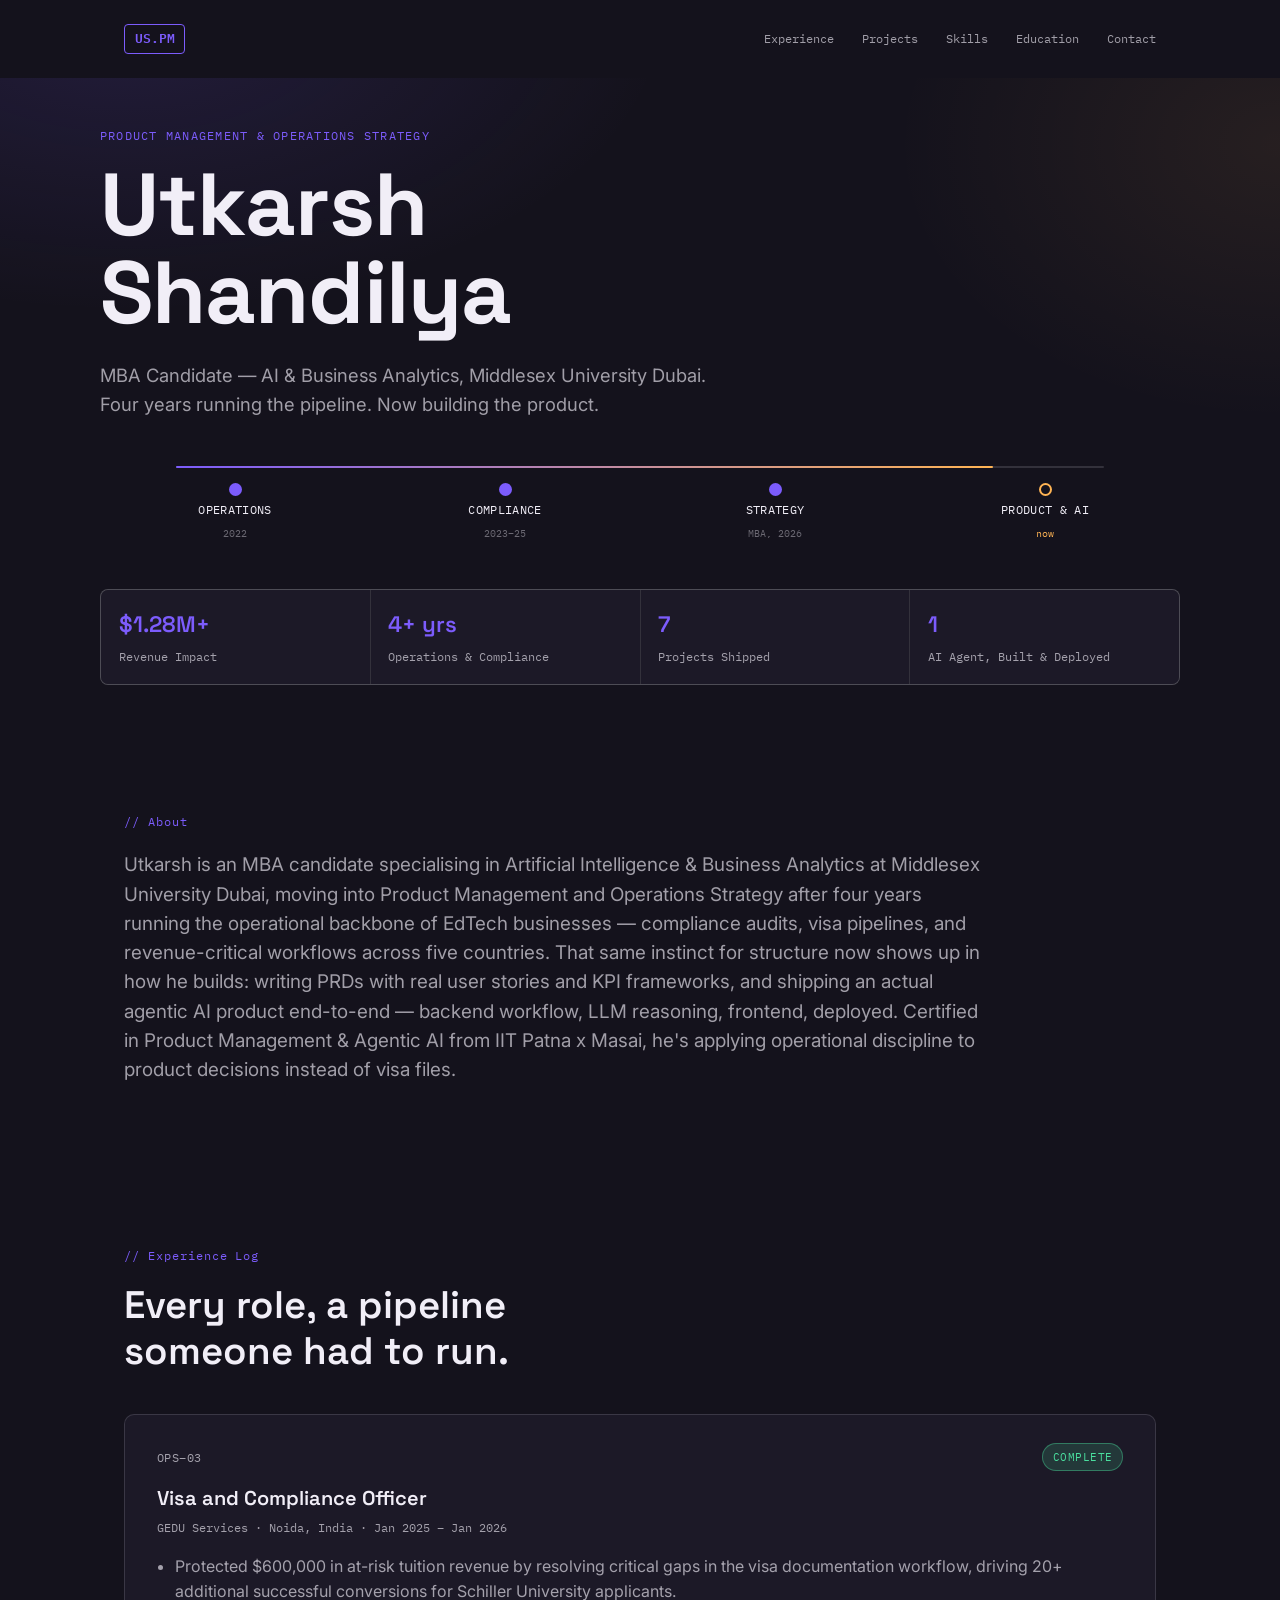
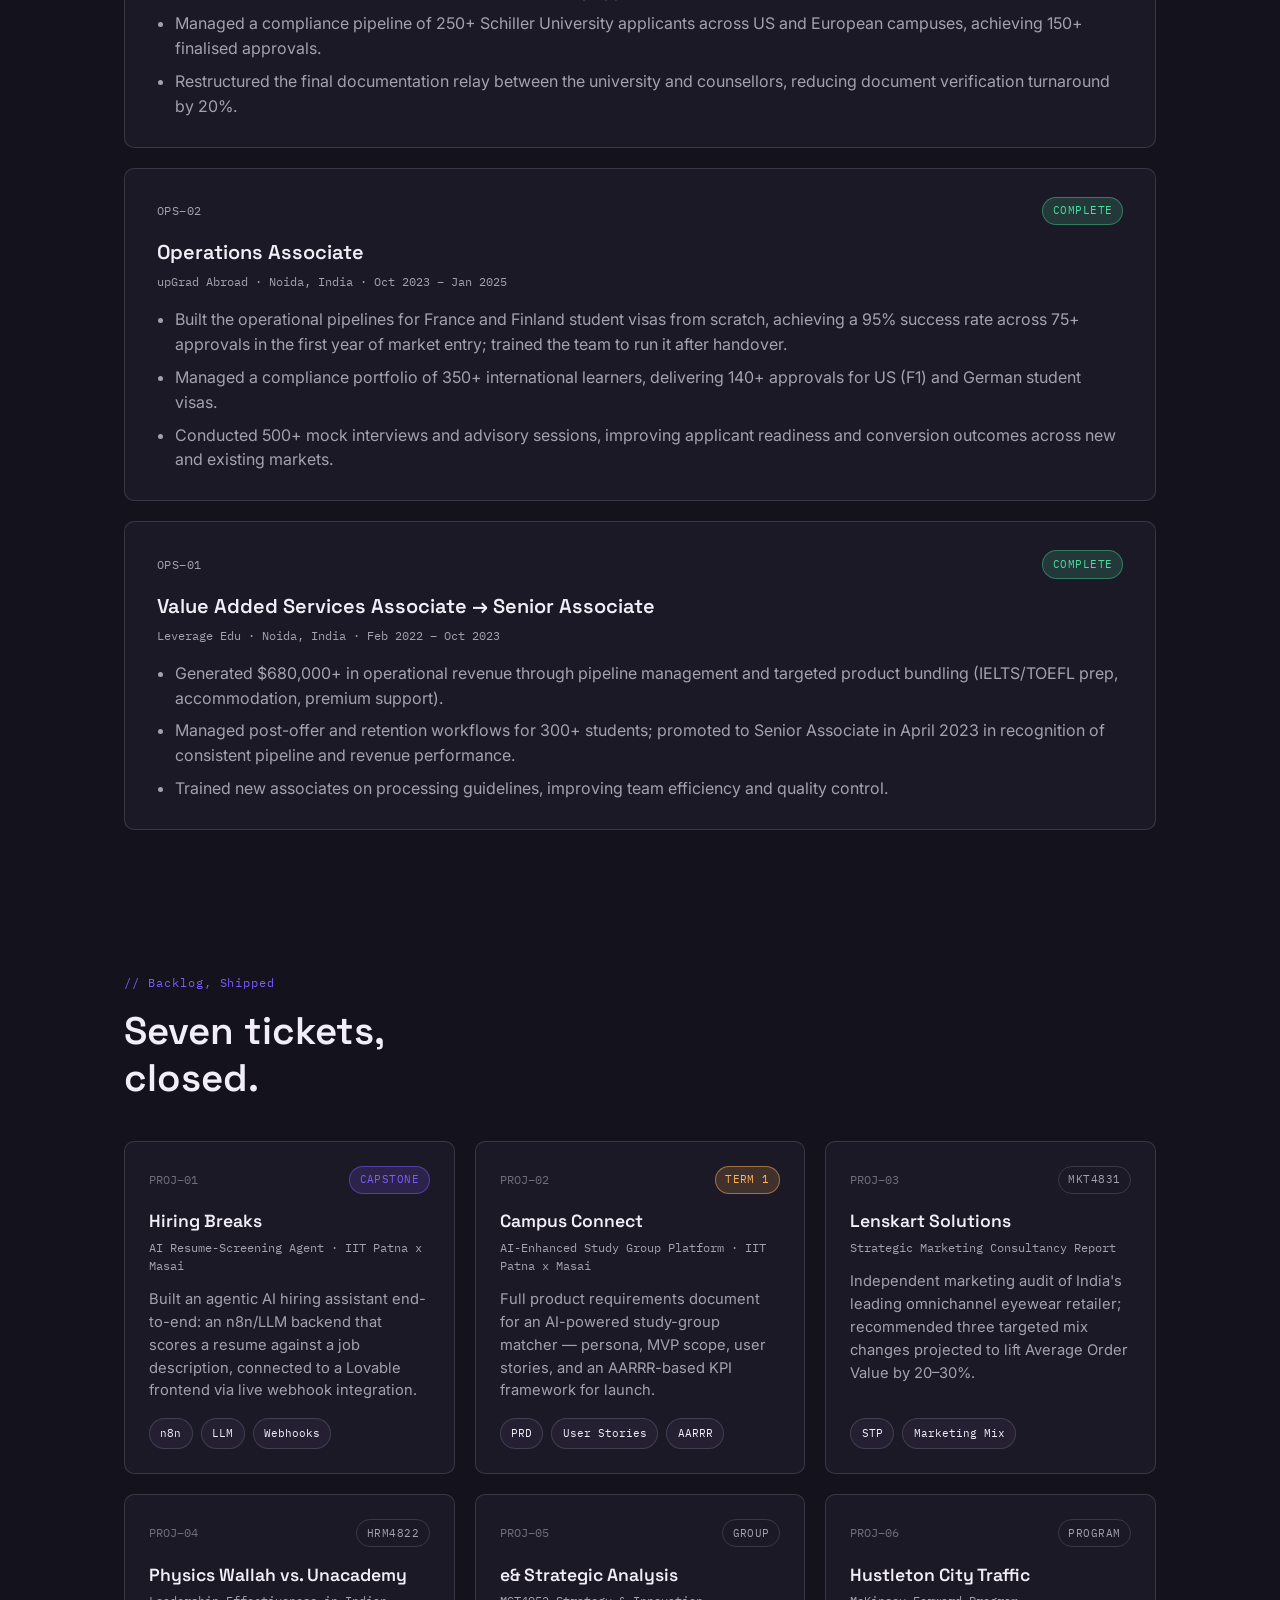
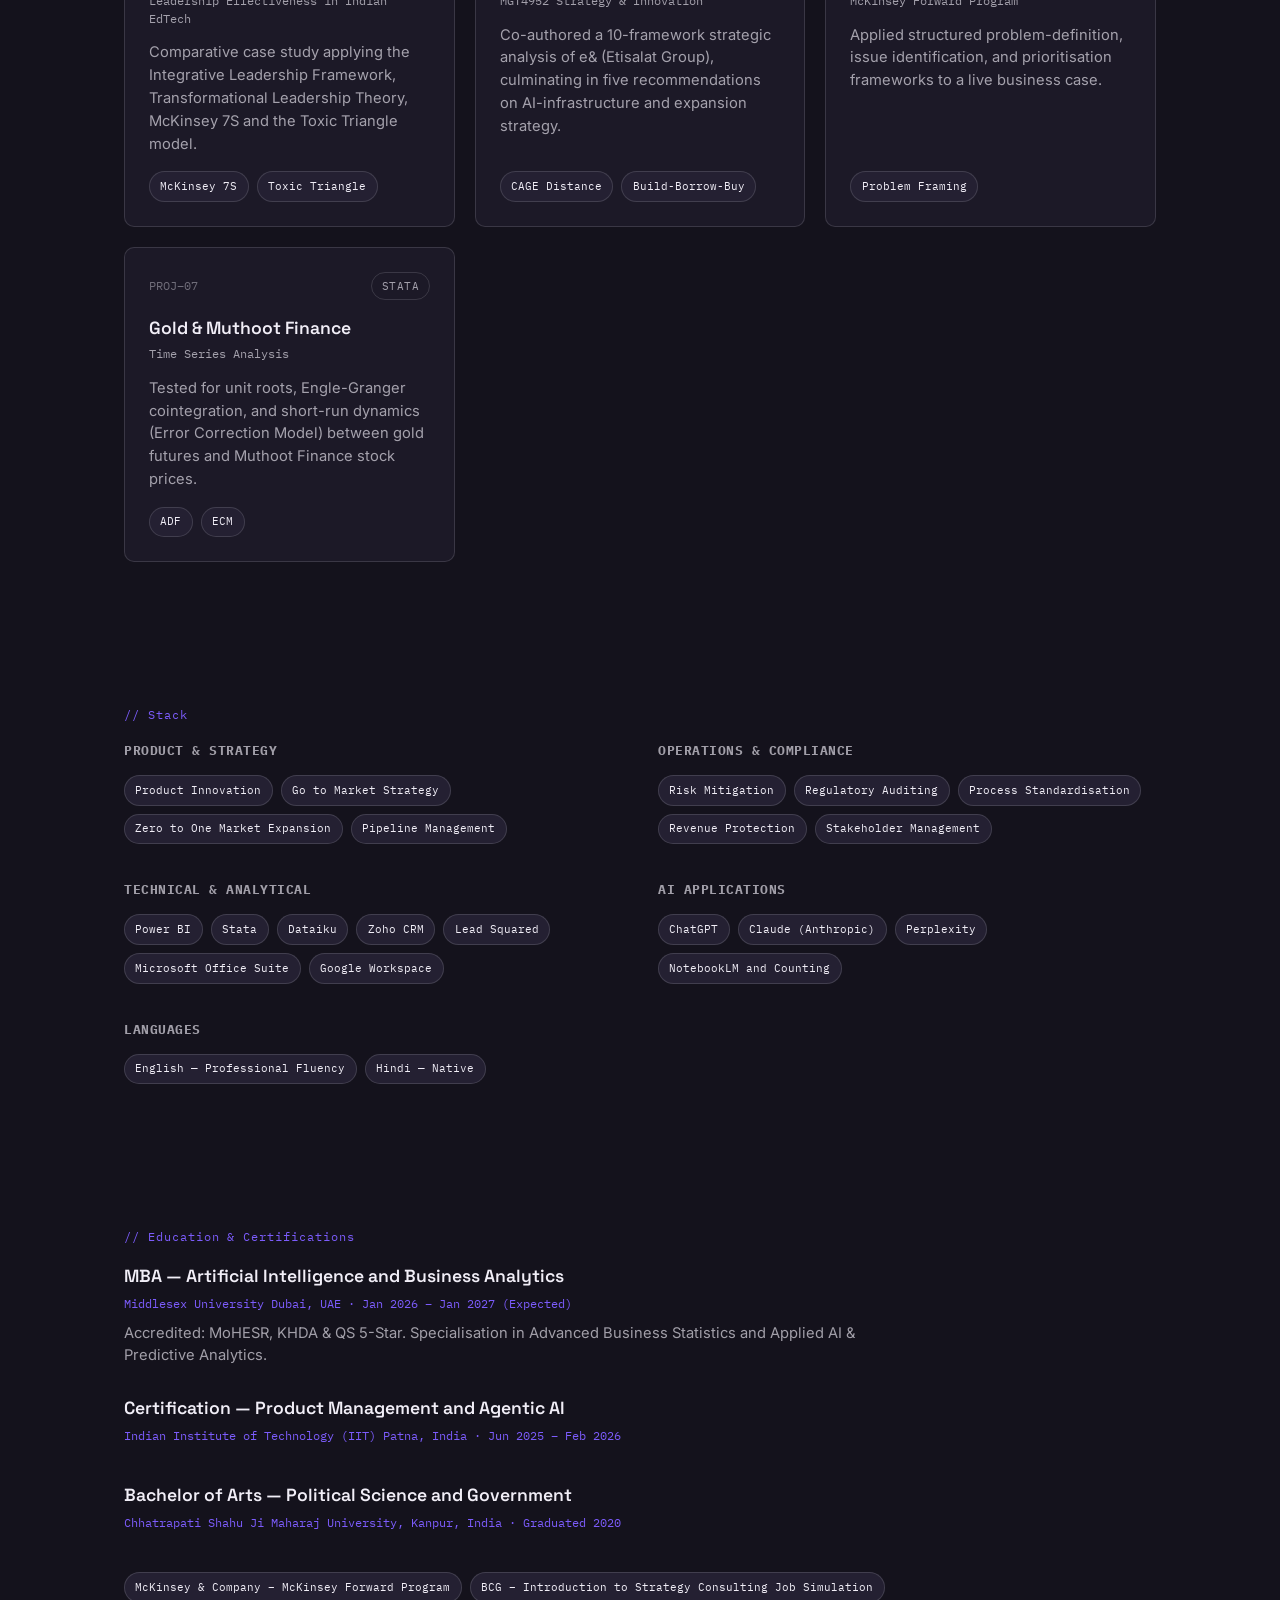
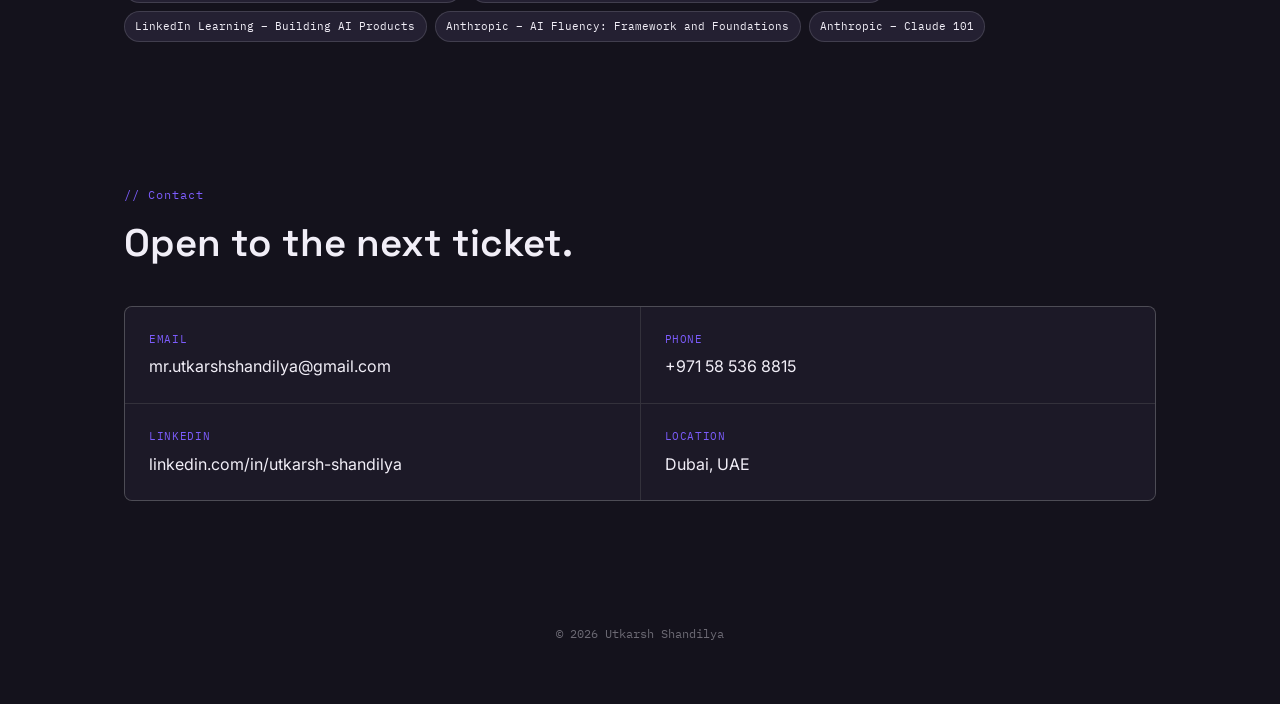
<file: index.html>
<!DOCTYPE html>
<html lang="en">
<head>
<meta charset="UTF-8">
<meta name="viewport" content="width=device-width, initial-scale=1.0">
<title>Utkarsh Shandilya | Product Management &amp; Operations Strategy</title>
<meta name="description" content="Utkarsh Shandilya — MBA Candidate, AI &amp; Business Analytics. Product Management &amp; Operations Strategy.">
<link rel="preconnect" href="https://fonts.googleapis.com">
<link rel="preconnect" href="https://fonts.gstatic.com" crossorigin>
<link href="https://fonts.googleapis.com/css2?family=Space+Grotesk:wght@500;600;700&family=Inter:wght@400;500;600;700&family=IBM+Plex+Mono:wght@400;500;600&display=swap" rel="stylesheet">
<link rel="stylesheet" href="styles.css">
</head>
<body>

<nav class="nav">
  <a href="#top" class="nav-mark">US.PM</a>
  <div class="nav-links">
    <a href="#experience">Experience</a>
    <a href="#projects">Projects</a>
    <a href="#skills">Skills</a>
    <a href="#education">Education</a>
    <a href="#contact">Contact</a>
  </div>
</nav>

<header class="hero" id="top">
  <div class="hero-inner">
    <p class="eyebrow">Product Management &amp; Operations Strategy</p>
    <h1 class="hero-name">Utkarsh<br>Shandilya</h1>
    <p class="hero-tagline">MBA Candidate — AI &amp; Business Analytics, Middlesex University Dubai.<br>Four years running the pipeline. Now building the product.</p>

    <!-- Signature element: career pipeline tracker -->
    <div class="pipeline" role="img" aria-label="Career pipeline: Operations, then Compliance, then Strategy, then Product and AI, currently active">
      <div class="pipeline-track">
        <div class="pipeline-fill"></div>
      </div>
      <div class="pipeline-stages">
        <div class="stage is-done">
          <span class="stage-node"></span>
          <span class="stage-label">Operations</span>
          <span class="stage-sub">2022</span>
        </div>
        <div class="stage is-done">
          <span class="stage-node"></span>
          <span class="stage-label">Compliance</span>
          <span class="stage-sub">2023&ndash;25</span>
        </div>
        <div class="stage is-done">
          <span class="stage-node"></span>
          <span class="stage-label">Strategy</span>
          <span class="stage-sub">MBA, 2026</span>
        </div>
        <div class="stage is-active">
          <span class="stage-node"></span>
          <span class="stage-label">Product &amp; AI</span>
          <span class="stage-sub">now</span>
        </div>
      </div>
    </div>

    <div class="stat-row">
      <div class="stat-pill">
        <span class="stat-value">$1.28M+</span>
        <span class="stat-label">Revenue Impact</span>
      </div>
      <div class="stat-pill">
        <span class="stat-value">4+ yrs</span>
        <span class="stat-label">Operations &amp; Compliance</span>
      </div>
      <div class="stat-pill">
        <span class="stat-value">7</span>
        <span class="stat-label">Projects Shipped</span>
      </div>
      <div class="stat-pill">
        <span class="stat-value">1</span>
        <span class="stat-label">AI Agent, Built &amp; Deployed</span>
      </div>
    </div>
  </div>
</header>

<main>

  <section class="about" id="about">
    <div class="section-inner">
      <p class="section-eyebrow">// About</p>
      <p class="about-text">
        Utkarsh is an MBA candidate specialising in Artificial Intelligence &amp; Business Analytics at Middlesex University Dubai, moving into Product Management and Operations Strategy after four years running the operational backbone of EdTech businesses &mdash; compliance audits, visa pipelines, and revenue-critical workflows across five countries. That same instinct for structure now shows up in how he builds: writing PRDs with real user stories and KPI frameworks, and shipping an actual agentic AI product end-to-end &mdash; backend workflow, LLM reasoning, frontend, deployed. Certified in Product Management &amp; Agentic AI from IIT Patna x Masai, he's applying operational discipline to product decisions instead of visa files.
      </p>
    </div>
  </section>

  <section class="experience" id="experience">
    <div class="section-inner">
      <p class="section-eyebrow">// Experience Log</p>
      <h2 class="section-title">Every role, a pipeline<br>someone had to run.</h2>

      <div class="ticket-list">
        <article class="ticket">
          <div class="ticket-head">
            <span class="ticket-id">OPS&ndash;03</span>
            <span class="ticket-status status-done">Complete</span>
          </div>
          <h3 class="ticket-title">Visa and Compliance Officer</h3>
          <p class="ticket-meta">GEDU Services &middot; Noida, India &middot; Jan 2025 &ndash; Jan 2026</p>
          <ul class="ticket-body">
            <li>Protected $600,000 in at-risk tuition revenue by resolving critical gaps in the visa documentation workflow, driving 20+ additional successful conversions for Schiller University applicants.</li>
            <li>Managed a compliance pipeline of 250+ Schiller University applicants across US and European campuses, achieving 150+ finalised approvals.</li>
            <li>Restructured the final documentation relay between the university and counsellors, reducing document verification turnaround by 20%.</li>
          </ul>
        </article>

        <article class="ticket">
          <div class="ticket-head">
            <span class="ticket-id">OPS&ndash;02</span>
            <span class="ticket-status status-done">Complete</span>
          </div>
          <h3 class="ticket-title">Operations Associate</h3>
          <p class="ticket-meta">upGrad Abroad &middot; Noida, India &middot; Oct 2023 &ndash; Jan 2025</p>
          <ul class="ticket-body">
            <li>Built the operational pipelines for France and Finland student visas from scratch, achieving a 95% success rate across 75+ approvals in the first year of market entry; trained the team to run it after handover.</li>
            <li>Managed a compliance portfolio of 350+ international learners, delivering 140+ approvals for US (F1) and German student visas.</li>
            <li>Conducted 500+ mock interviews and advisory sessions, improving applicant readiness and conversion outcomes across new and existing markets.</li>
          </ul>
        </article>

        <article class="ticket">
          <div class="ticket-head">
            <span class="ticket-id">OPS&ndash;01</span>
            <span class="ticket-status status-done">Complete</span>
          </div>
          <h3 class="ticket-title">Value Added Services Associate &rarr; Senior Associate</h3>
          <p class="ticket-meta">Leverage Edu &middot; Noida, India &middot; Feb 2022 &ndash; Oct 2023</p>
          <ul class="ticket-body">
            <li>Generated $680,000+ in operational revenue through pipeline management and targeted product bundling (IELTS/TOEFL prep, accommodation, premium support).</li>
            <li>Managed post-offer and retention workflows for 300+ students; promoted to Senior Associate in April 2023 in recognition of consistent pipeline and revenue performance.</li>
            <li>Trained new associates on processing guidelines, improving team efficiency and quality control.</li>
          </ul>
        </article>
      </div>
    </div>
  </section>

  <section class="projects" id="projects">
    <div class="section-inner">
      <p class="section-eyebrow">// Backlog, Shipped</p>
      <h2 class="section-title">Seven tickets,<br>closed.</h2>

      <div class="project-grid">

        <article class="proj-card">
          <div class="proj-head">
            <span class="proj-id">PROJ&ndash;01</span>
            <span class="proj-status status-capstone">Capstone</span>
          </div>
          <h3>Hiring Breaks</h3>
          <p class="proj-sub">AI Resume-Screening Agent &middot; IIT Patna x Masai</p>
          <p class="proj-desc">Built an agentic AI hiring assistant end-to-end: an n8n/LLM backend that scores a resume against a job description, connected to a Lovable frontend via live webhook integration.</p>
          <div class="tag-row">
            <span class="tag">n8n</span>
            <span class="tag">LLM</span>
            <span class="tag">Webhooks</span>
          </div>
        </article>

        <article class="proj-card">
          <div class="proj-head">
            <span class="proj-id">PROJ&ndash;02</span>
            <span class="proj-status status-term">Term 1</span>
          </div>
          <h3>Campus Connect</h3>
          <p class="proj-sub">AI-Enhanced Study Group Platform &middot; IIT Patna x Masai</p>
          <p class="proj-desc">Full product requirements document for an AI-powered study-group matcher &mdash; persona, MVP scope, user stories, and an AARRR-based KPI framework for launch.</p>
          <div class="tag-row">
            <span class="tag">PRD</span>
            <span class="tag">User Stories</span>
            <span class="tag">AARRR</span>
          </div>
        </article>

        <article class="proj-card">
          <div class="proj-head">
            <span class="proj-id">PROJ&ndash;03</span>
            <span class="proj-status status-module">MKT4831</span>
          </div>
          <h3>Lenskart Solutions</h3>
          <p class="proj-sub">Strategic Marketing Consultancy Report</p>
          <p class="proj-desc">Independent marketing audit of India's leading omnichannel eyewear retailer; recommended three targeted mix changes projected to lift Average Order Value by 20&ndash;30%.</p>
          <div class="tag-row">
            <span class="tag">STP</span>
            <span class="tag">Marketing Mix</span>
          </div>
        </article>

        <article class="proj-card">
          <div class="proj-head">
            <span class="proj-id">PROJ&ndash;04</span>
            <span class="proj-status status-module">HRM4822</span>
          </div>
          <h3>Physics Wallah vs. Unacademy</h3>
          <p class="proj-sub">Leadership Effectiveness in Indian EdTech</p>
          <p class="proj-desc">Comparative case study applying the Integrative Leadership Framework, Transformational Leadership Theory, McKinsey 7S and the Toxic Triangle model.</p>
          <div class="tag-row">
            <span class="tag">McKinsey 7S</span>
            <span class="tag">Toxic Triangle</span>
          </div>
        </article>

        <article class="proj-card">
          <div class="proj-head">
            <span class="proj-id">PROJ&ndash;05</span>
            <span class="proj-status status-group">Group</span>
          </div>
          <h3>e&amp; Strategic Analysis</h3>
          <p class="proj-sub">MGT4952 Strategy &amp; Innovation</p>
          <p class="proj-desc">Co-authored a 10-framework strategic analysis of e& (Etisalat Group), culminating in five recommendations on AI-infrastructure and expansion strategy.</p>
          <div class="tag-row">
            <span class="tag">CAGE Distance</span>
            <span class="tag">Build-Borrow-Buy</span>
          </div>
        </article>

        <article class="proj-card">
          <div class="proj-head">
            <span class="proj-id">PROJ&ndash;06</span>
            <span class="proj-status status-program">Program</span>
          </div>
          <h3>Hustleton City Traffic</h3>
          <p class="proj-sub">McKinsey Forward Program</p>
          <p class="proj-desc">Applied structured problem-definition, issue identification, and prioritisation frameworks to a live business case.</p>
          <div class="tag-row">
            <span class="tag">Problem Framing</span>
          </div>
        </article>

        <article class="proj-card">
          <div class="proj-head">
            <span class="proj-id">PROJ&ndash;07</span>
            <span class="proj-status status-stata">Stata</span>
          </div>
          <h3>Gold &amp; Muthoot Finance</h3>
          <p class="proj-sub">Time Series Analysis</p>
          <p class="proj-desc">Tested for unit roots, Engle-Granger cointegration, and short-run dynamics (Error Correction Model) between gold futures and Muthoot Finance stock prices.</p>
          <div class="tag-row">
            <span class="tag">ADF</span>
            <span class="tag">ECM</span>
          </div>
        </article>

      </div>
    </div>
  </section>

  <section class="skills" id="skills">
    <div class="section-inner">
      <p class="section-eyebrow">// Stack</p>
      <div class="skills-grid">
        <div class="skill-group">
          <h3>Product &amp; Strategy</h3>
          <div class="tag-row">
            <span class="tag">Product Innovation</span>
            <span class="tag">Go to Market Strategy</span>
            <span class="tag">Zero to One Market Expansion</span>
            <span class="tag">Pipeline Management</span>
          </div>
        </div>
        <div class="skill-group">
          <h3>Operations &amp; Compliance</h3>
          <div class="tag-row">
            <span class="tag">Risk Mitigation</span>
            <span class="tag">Regulatory Auditing</span>
            <span class="tag">Process Standardisation</span>
            <span class="tag">Revenue Protection</span>
            <span class="tag">Stakeholder Management</span>
          </div>
        </div>
        <div class="skill-group">
          <h3>Technical &amp; Analytical</h3>
          <div class="tag-row">
            <span class="tag">Power BI</span>
            <span class="tag">Stata</span>
            <span class="tag">Dataiku</span>
            <span class="tag">Zoho CRM</span>
            <span class="tag">Lead Squared</span>
            <span class="tag">Microsoft Office Suite</span>
            <span class="tag">Google Workspace</span>
          </div>
        </div>
        <div class="skill-group">
          <h3>AI Applications</h3>
          <div class="tag-row">
            <span class="tag">ChatGPT</span>
            <span class="tag">Claude (Anthropic)</span>
            <span class="tag">Perplexity</span>
            <span class="tag">NotebookLM and Counting</span>
          </div>
        </div>
        <div class="skill-group">
          <h3>Languages</h3>
          <div class="tag-row">
            <span class="tag">English &mdash; Professional Fluency</span>
            <span class="tag">Hindi &mdash; Native</span>
          </div>
        </div>
      </div>
    </div>
  </section>

  <section class="education" id="education">
    <div class="section-inner">
      <p class="section-eyebrow">// Education &amp; Certifications</p>
      <div class="edu-grid">
        <div class="edu-item">
          <h3>MBA &mdash; Artificial Intelligence and Business Analytics</h3>
          <p class="edu-meta">Middlesex University Dubai, UAE &middot; Jan 2026 &ndash; Jan 2027 (Expected)</p>
          <p class="edu-detail">Accredited: MoHESR, KHDA &amp; QS 5-Star. Specialisation in Advanced Business Statistics and Applied AI &amp; Predictive Analytics.</p>
        </div>
        <div class="edu-item">
          <h3>Certification &mdash; Product Management and Agentic AI</h3>
          <p class="edu-meta">Indian Institute of Technology (IIT) Patna, India &middot; Jun 2025 &ndash; Feb 2026</p>
        </div>
        <div class="edu-item">
          <h3>Bachelor of Arts &mdash; Political Science and Government</h3>
          <p class="edu-meta">Chhatrapati Shahu Ji Maharaj University, Kanpur, India &middot; Graduated 2020</p>
        </div>
      </div>
      <div class="tag-row cert-row">
        <span class="tag">McKinsey &amp; Company &ndash; McKinsey Forward Program</span>
        <span class="tag">BCG &ndash; Introduction to Strategy Consulting Job Simulation</span>
        <span class="tag">LinkedIn Learning &ndash; Building AI Products</span>
        <span class="tag">Anthropic &ndash; AI Fluency: Framework and Foundations</span>
        <span class="tag">Anthropic &ndash; Claude 101</span>
      </div>
    </div>
  </section>

  <section class="contact" id="contact">
    <div class="section-inner">
      <p class="section-eyebrow">// Contact</p>
      <h2 class="section-title">Open to the next ticket.</h2>
      <div class="contact-grid">
        <a class="contact-link" href="mailto:mr.utkarshshandilya@gmail.com">
          <span class="contact-label">Email</span>
          <span class="contact-value">mr.utkarshshandilya@gmail.com</span>
        </a>
        <a class="contact-link" href="tel:+971585368815">
          <span class="contact-label">Phone</span>
          <span class="contact-value">+971 58 536 8815</span>
        </a>
        <a class="contact-link" href="https://linkedin.com/in/utkarsh-shandilya" target="_blank" rel="noopener">
          <span class="contact-label">LinkedIn</span>
          <span class="contact-value">linkedin.com/in/utkarsh-shandilya</span>
        </a>
        <div class="contact-link contact-static">
          <span class="contact-label">Location</span>
          <span class="contact-value">Dubai, UAE</span>
        </div>
      </div>
    </div>
  </section>

</main>

<footer class="footer">
  <p>&copy; <span id="year"></span> Utkarsh Shandilya</p>
</footer>

<script src="script.js"></script>
</body>
</html>
</file>
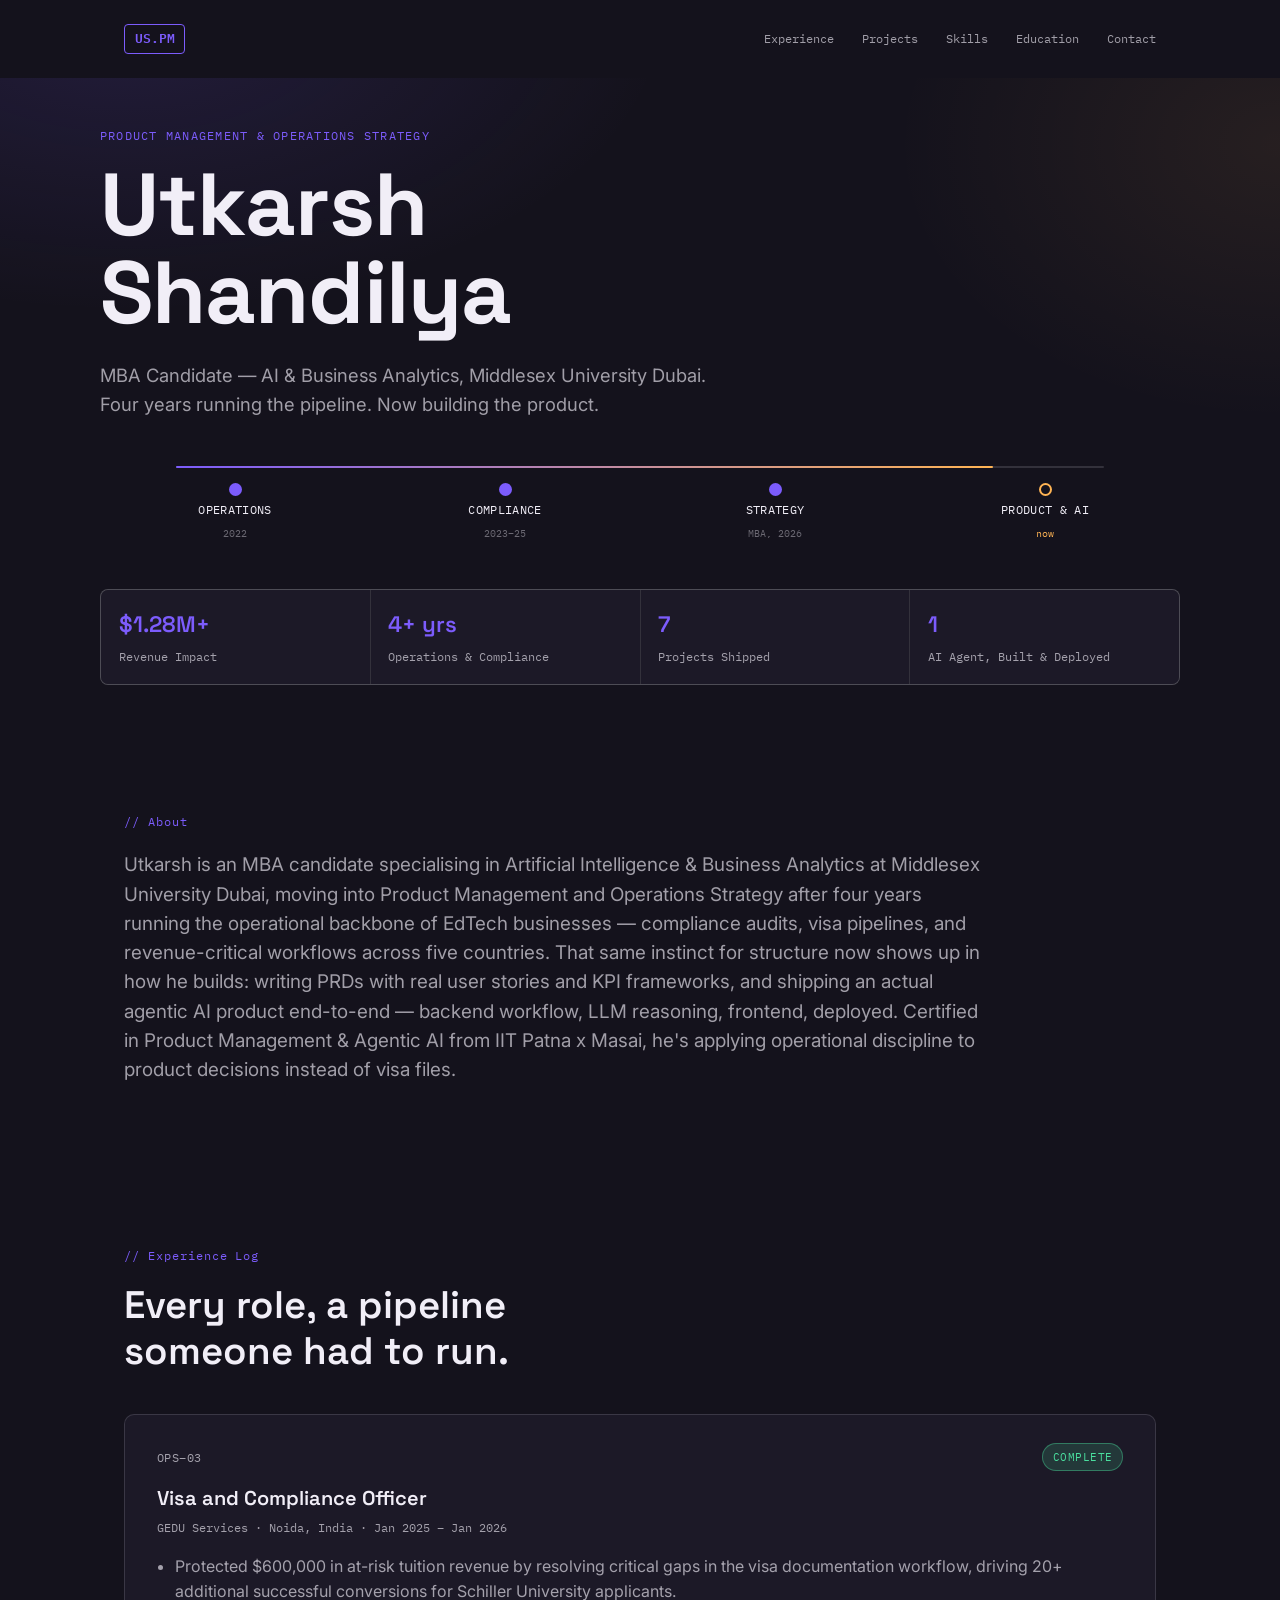
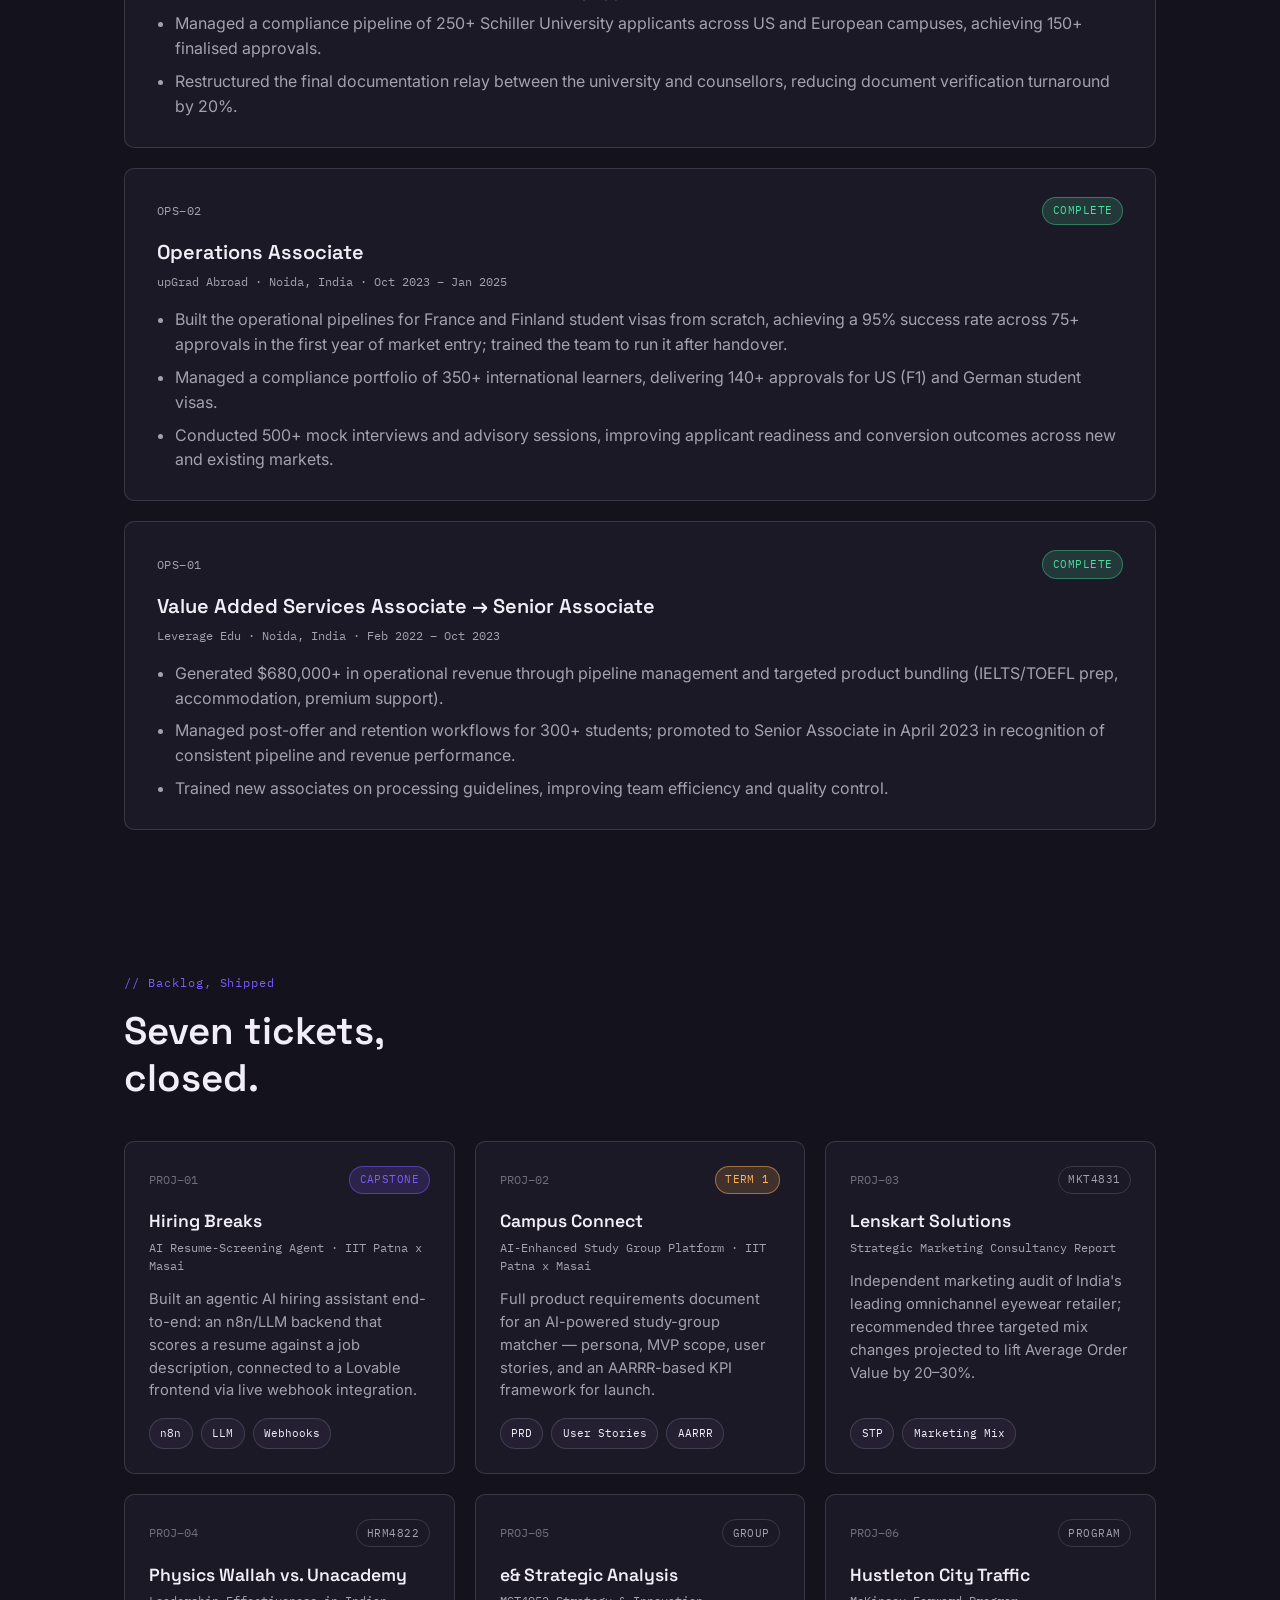
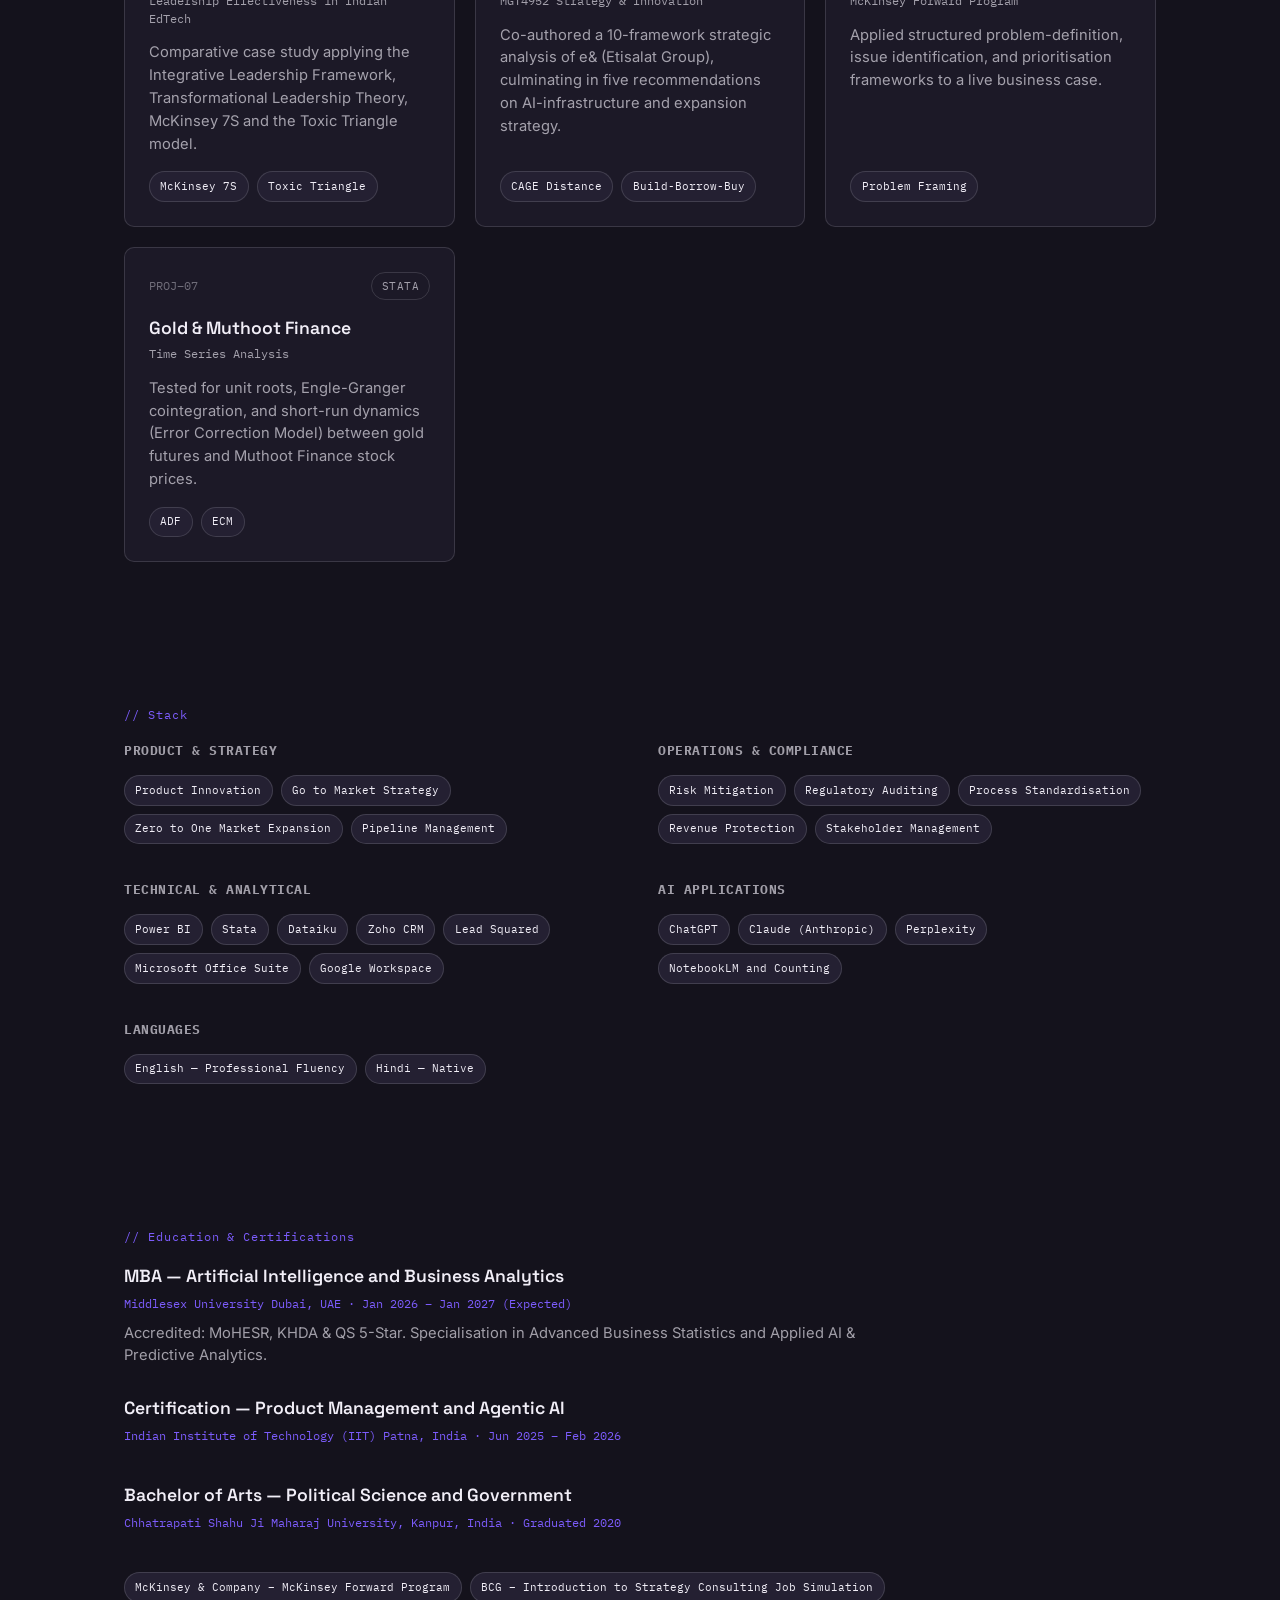
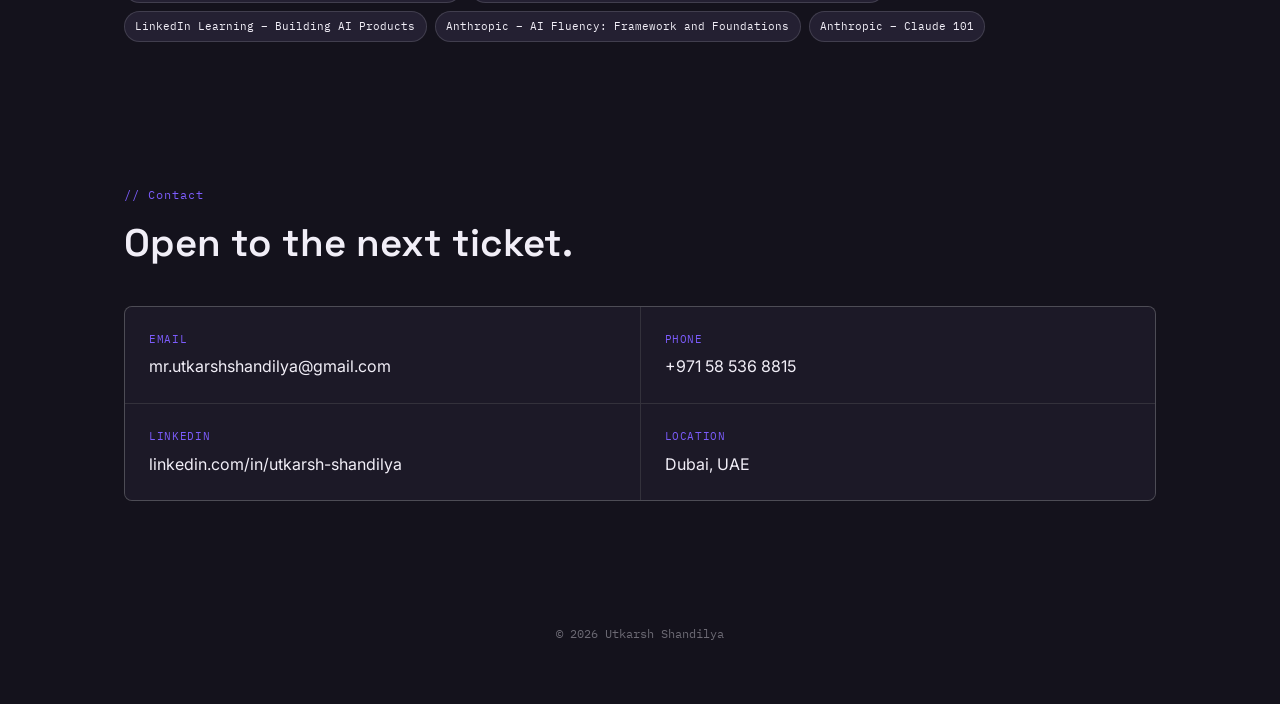
<file: index (1).html>
<!DOCTYPE html>
<html lang="en">
<head>
<meta charset="UTF-8">
<meta name="viewport" content="width=device-width, initial-scale=1.0">
<title>Utkarsh Shandilya | Product Management &amp; Operations Strategy</title>
<meta name="description" content="Utkarsh Shandilya — MBA Candidate, AI &amp; Business Analytics. Product Management &amp; Operations Strategy.">
<meta property="og:type" content="website">
<meta property="og:url" content="https://utkarsh-portfolio-virid.vercel.app/">
<meta property="og:title" content="Utkarsh Shandilya | Product Management &amp; Operations Strategy">
<meta property="og:description" content="MBA Candidate, AI &amp; Business Analytics — Middlesex University Dubai. Operations background, product management training, and AI projects shipped end-to-end.">
<meta property="og:image" content="https://utkarsh-portfolio-virid.vercel.app/og-image.png">
<meta name="twitter:card" content="summary_large_image">
<meta name="twitter:title" content="Utkarsh Shandilya | Product Management &amp; Operations Strategy">
<meta name="twitter:description" content="MBA Candidate, AI &amp; Business Analytics — Middlesex University Dubai.">
<meta name="twitter:image" content="https://utkarsh-portfolio-virid.vercel.app/og-image.png">
<link rel="preconnect" href="https://fonts.googleapis.com">
<link rel="preconnect" href="https://fonts.gstatic.com" crossorigin>
<link href="https://fonts.googleapis.com/css2?family=Space+Grotesk:wght@500;600;700&family=Inter:wght@400;500;600;700&family=IBM+Plex+Mono:wght@400;500;600&display=swap" rel="stylesheet">
<link rel="stylesheet" href="styles.css">
</head>
<body>

<nav class="nav">
  <a href="#top" class="nav-mark">US.PM</a>
  <div class="nav-links">
    <a href="#experience">Experience</a>
    <a href="#projects">Projects</a>
    <a href="#skills">Skills</a>
    <a href="#education">Education</a>
    <a href="#contact">Contact</a>
  </div>
</nav>

<header class="hero" id="top">
  <div class="hero-inner">
    <p class="eyebrow">Product Management &amp; Operations Strategy</p>
    <h1 class="hero-name">Utkarsh<br>Shandilya</h1>
    <p class="hero-tagline">MBA Candidate — AI &amp; Business Analytics, Middlesex University Dubai.<br>Four years running the pipeline. Now building the product.</p>

    <!-- Signature element: career pipeline tracker -->
    <div class="pipeline" role="img" aria-label="Career pipeline: Operations, then Compliance, then Strategy, then Product and AI, currently active">
      <div class="pipeline-track">
        <div class="pipeline-fill"></div>
      </div>
      <div class="pipeline-stages">
        <div class="stage is-done">
          <span class="stage-node"></span>
          <span class="stage-label">Operations</span>
          <span class="stage-sub">2022</span>
        </div>
        <div class="stage is-done">
          <span class="stage-node"></span>
          <span class="stage-label">Compliance</span>
          <span class="stage-sub">2023&ndash;25</span>
        </div>
        <div class="stage is-done">
          <span class="stage-node"></span>
          <span class="stage-label">Strategy</span>
          <span class="stage-sub">MBA, 2026</span>
        </div>
        <div class="stage is-active">
          <span class="stage-node"></span>
          <span class="stage-label">Product &amp; AI</span>
          <span class="stage-sub">now</span>
        </div>
      </div>
    </div>

    <div class="stat-row">
      <div class="stat-pill">
        <span class="stat-value">$1.28M+</span>
        <span class="stat-label">Revenue Impact</span>
      </div>
      <div class="stat-pill">
        <span class="stat-value">4+ yrs</span>
        <span class="stat-label">Operations &amp; Compliance</span>
      </div>
      <div class="stat-pill">
        <span class="stat-value">7</span>
        <span class="stat-label">Projects Shipped</span>
      </div>
      <div class="stat-pill">
        <span class="stat-value">1</span>
        <span class="stat-label">AI Agent, Built &amp; Deployed</span>
      </div>
    </div>
  </div>
</header>

<main>

  <section class="about" id="about">
    <div class="section-inner">
      <p class="section-eyebrow">// About</p>
      <p class="about-text">
        Utkarsh is an MBA candidate specialising in Artificial Intelligence &amp; Business Analytics at Middlesex University Dubai, moving into Product Management and Operations Strategy after four years running the operational backbone of EdTech businesses &mdash; compliance audits, visa pipelines, and revenue-critical workflows across five countries. That same instinct for structure now shows up in how he builds: writing PRDs with real user stories and KPI frameworks, and shipping an actual agentic AI product end-to-end &mdash; backend workflow, LLM reasoning, frontend, deployed. Certified in Product Management &amp; Agentic AI from IIT Patna x Masai, he's applying operational discipline to product decisions instead of visa files.
      </p>
    </div>
  </section>

  <section class="experience" id="experience">
    <div class="section-inner">
      <p class="section-eyebrow">// Experience Log</p>
      <h2 class="section-title">Every role, a pipeline<br>someone had to run.</h2>

      <div class="ticket-list">
        <article class="ticket">
          <div class="ticket-head">
            <span class="ticket-id">OPS&ndash;03</span>
            <span class="ticket-status status-done">Complete</span>
          </div>
          <h3 class="ticket-title">Visa and Compliance Officer</h3>
          <p class="ticket-meta">GEDU Services &middot; Noida, India &middot; Jan 2025 &ndash; Jan 2026</p>
          <ul class="ticket-body">
            <li>Protected $600,000 in at-risk tuition revenue by resolving critical gaps in the visa documentation workflow, driving 20+ additional successful conversions for Schiller University applicants.</li>
            <li>Managed a compliance pipeline of 250+ Schiller University applicants across US and European campuses, achieving 150+ finalised approvals.</li>
            <li>Restructured the final documentation relay between the university and counsellors, reducing document verification turnaround by 20%.</li>
          </ul>
        </article>

        <article class="ticket">
          <div class="ticket-head">
            <span class="ticket-id">OPS&ndash;02</span>
            <span class="ticket-status status-done">Complete</span>
          </div>
          <h3 class="ticket-title">Operations Associate</h3>
          <p class="ticket-meta">upGrad Abroad &middot; Noida, India &middot; Oct 2023 &ndash; Jan 2025</p>
          <ul class="ticket-body">
            <li>Built the operational pipelines for France and Finland student visas from scratch, achieving a 95% success rate across 75+ approvals in the first year of market entry; trained the team to run it after handover.</li>
            <li>Managed a compliance portfolio of 350+ international learners, delivering 140+ approvals for US (F1) and German student visas.</li>
            <li>Conducted 500+ mock interviews and advisory sessions, improving applicant readiness and conversion outcomes across new and existing markets.</li>
          </ul>
        </article>

        <article class="ticket">
          <div class="ticket-head">
            <span class="ticket-id">OPS&ndash;01</span>
            <span class="ticket-status status-done">Complete</span>
          </div>
          <h3 class="ticket-title">Value Added Services Associate &rarr; Senior Associate</h3>
          <p class="ticket-meta">Leverage Edu &middot; Noida, India &middot; Feb 2022 &ndash; Oct 2023</p>
          <ul class="ticket-body">
            <li>Generated $680,000+ in operational revenue through pipeline management and targeted product bundling (IELTS/TOEFL prep, accommodation, premium support).</li>
            <li>Managed post-offer and retention workflows for 300+ students; promoted to Senior Associate in April 2023 in recognition of consistent pipeline and revenue performance.</li>
            <li>Trained new associates on processing guidelines, improving team efficiency and quality control.</li>
          </ul>
        </article>
      </div>
    </div>
  </section>

  <section class="projects" id="projects">
    <div class="section-inner">
      <p class="section-eyebrow">// Backlog, Shipped</p>
      <h2 class="section-title">Seven tickets,<br>closed.</h2>

      <div class="project-grid">

        <article class="proj-card">
          <div class="proj-head">
            <span class="proj-id">PROJ&ndash;01</span>
            <span class="proj-status status-capstone">Capstone</span>
          </div>
          <h3>Hiring Breaks</h3>
          <p class="proj-sub">AI Resume-Screening Agent &middot; IIT Patna x Masai</p>
          <p class="proj-desc">Built an agentic AI hiring assistant end-to-end: an n8n/LLM backend that scores a resume against a job description, connected to a Lovable frontend via live webhook integration.</p>
          <div class="tag-row">
            <span class="tag">n8n</span>
            <span class="tag">LLM</span>
            <span class="tag">Webhooks</span>
          </div>
        </article>

        <article class="proj-card">
          <div class="proj-head">
            <span class="proj-id">PROJ&ndash;02</span>
            <span class="proj-status status-term">Term 1</span>
          </div>
          <h3>Campus Connect</h3>
          <p class="proj-sub">AI-Enhanced Study Group Platform &middot; IIT Patna x Masai</p>
          <p class="proj-desc">Full product requirements document for an AI-powered study-group matcher &mdash; persona, MVP scope, user stories, and an AARRR-based KPI framework for launch.</p>
          <div class="tag-row">
            <span class="tag">PRD</span>
            <span class="tag">User Stories</span>
            <span class="tag">AARRR</span>
          </div>
        </article>

        <article class="proj-card">
          <div class="proj-head">
            <span class="proj-id">PROJ&ndash;03</span>
            <span class="proj-status status-module">MKT4831</span>
          </div>
          <h3>Lenskart Solutions</h3>
          <p class="proj-sub">Strategic Marketing Consultancy Report</p>
          <p class="proj-desc">Independent marketing audit of India's leading omnichannel eyewear retailer; recommended three targeted mix changes projected to lift Average Order Value by 20&ndash;30%.</p>
          <div class="tag-row">
            <span class="tag">STP</span>
            <span class="tag">Marketing Mix</span>
          </div>
        </article>

        <article class="proj-card">
          <div class="proj-head">
            <span class="proj-id">PROJ&ndash;04</span>
            <span class="proj-status status-module">HRM4822</span>
          </div>
          <h3>Physics Wallah vs. Unacademy</h3>
          <p class="proj-sub">Leadership Effectiveness in Indian EdTech</p>
          <p class="proj-desc">Comparative case study applying the Integrative Leadership Framework, Transformational Leadership Theory, McKinsey 7S and the Toxic Triangle model.</p>
          <div class="tag-row">
            <span class="tag">McKinsey 7S</span>
            <span class="tag">Toxic Triangle</span>
          </div>
        </article>

        <article class="proj-card">
          <div class="proj-head">
            <span class="proj-id">PROJ&ndash;05</span>
            <span class="proj-status status-group">Group</span>
          </div>
          <h3>e&amp; Strategic Analysis</h3>
          <p class="proj-sub">MGT4952 Strategy &amp; Innovation</p>
          <p class="proj-desc">Co-authored a 10-framework strategic analysis of e& (Etisalat Group), culminating in five recommendations on AI-infrastructure and expansion strategy.</p>
          <div class="tag-row">
            <span class="tag">CAGE Distance</span>
            <span class="tag">Build-Borrow-Buy</span>
          </div>
        </article>

        <article class="proj-card">
          <div class="proj-head">
            <span class="proj-id">PROJ&ndash;06</span>
            <span class="proj-status status-program">Program</span>
          </div>
          <h3>Hustleton City Traffic</h3>
          <p class="proj-sub">McKinsey Forward Program</p>
          <p class="proj-desc">Applied structured problem-definition, issue identification, and prioritisation frameworks to a live business case.</p>
          <div class="tag-row">
            <span class="tag">Problem Framing</span>
          </div>
        </article>

        <article class="proj-card">
          <div class="proj-head">
            <span class="proj-id">PROJ&ndash;07</span>
            <span class="proj-status status-stata">Stata</span>
          </div>
          <h3>Gold &amp; Muthoot Finance</h3>
          <p class="proj-sub">Time Series Analysis</p>
          <p class="proj-desc">Tested for unit roots, Engle-Granger cointegration, and short-run dynamics (Error Correction Model) between gold futures and Muthoot Finance stock prices.</p>
          <div class="tag-row">
            <span class="tag">ADF</span>
            <span class="tag">ECM</span>
          </div>
        </article>

      </div>
    </div>
  </section>

  <section class="skills" id="skills">
    <div class="section-inner">
      <p class="section-eyebrow">// Stack</p>
      <div class="skills-grid">
        <div class="skill-group">
          <h3>Product &amp; Strategy</h3>
          <div class="tag-row">
            <span class="tag">Product Innovation</span>
            <span class="tag">Go to Market Strategy</span>
            <span class="tag">Zero to One Market Expansion</span>
            <span class="tag">Pipeline Management</span>
          </div>
        </div>
        <div class="skill-group">
          <h3>Operations &amp; Compliance</h3>
          <div class="tag-row">
            <span class="tag">Risk Mitigation</span>
            <span class="tag">Regulatory Auditing</span>
            <span class="tag">Process Standardisation</span>
            <span class="tag">Revenue Protection</span>
            <span class="tag">Stakeholder Management</span>
          </div>
        </div>
        <div class="skill-group">
          <h3>Technical &amp; Analytical</h3>
          <div class="tag-row">
            <span class="tag">Power BI</span>
            <span class="tag">Stata</span>
            <span class="tag">Dataiku</span>
            <span class="tag">Zoho CRM</span>
            <span class="tag">Lead Squared</span>
            <span class="tag">Microsoft Office Suite</span>
            <span class="tag">Google Workspace</span>
          </div>
        </div>
        <div class="skill-group">
          <h3>AI Applications</h3>
          <div class="tag-row">
            <span class="tag">ChatGPT</span>
            <span class="tag">Claude (Anthropic)</span>
            <span class="tag">Perplexity</span>
            <span class="tag">NotebookLM and Counting</span>
          </div>
        </div>
        <div class="skill-group">
          <h3>Languages</h3>
          <div class="tag-row">
            <span class="tag">English &mdash; Professional Fluency</span>
            <span class="tag">Hindi &mdash; Native</span>
          </div>
        </div>
      </div>
    </div>
  </section>

  <section class="education" id="education">
    <div class="section-inner">
      <p class="section-eyebrow">// Education &amp; Certifications</p>
      <div class="edu-grid">
        <div class="edu-item">
          <h3>MBA &mdash; Artificial Intelligence and Business Analytics</h3>
          <p class="edu-meta">Middlesex University Dubai, UAE &middot; Jan 2026 &ndash; Jan 2027 (Expected)</p>
          <p class="edu-detail">Accredited: MoHESR, KHDA &amp; QS 5-Star. Specialisation in Advanced Business Statistics and Applied AI &amp; Predictive Analytics.</p>
        </div>
        <div class="edu-item">
          <h3>Certification &mdash; Product Management and Agentic AI</h3>
          <p class="edu-meta">Indian Institute of Technology (IIT) Patna, India &middot; Jun 2025 &ndash; Feb 2026</p>
        </div>
        <div class="edu-item">
          <h3>Bachelor of Arts &mdash; Political Science and Government</h3>
          <p class="edu-meta">Chhatrapati Shahu Ji Maharaj University, Kanpur, India &middot; Graduated 2020</p>
        </div>
      </div>
      <div class="tag-row cert-row">
        <span class="tag">McKinsey &amp; Company &ndash; McKinsey Forward Program</span>
        <span class="tag">BCG &ndash; Introduction to Strategy Consulting Job Simulation</span>
        <span class="tag">LinkedIn Learning &ndash; Building AI Products</span>
        <span class="tag">Anthropic &ndash; AI Fluency: Framework and Foundations</span>
        <span class="tag">Anthropic &ndash; Claude 101</span>
      </div>
    </div>
  </section>

  <section class="contact" id="contact">
    <div class="section-inner">
      <p class="section-eyebrow">// Contact</p>
      <h2 class="section-title">Open to the next ticket.</h2>
      <div class="contact-grid">
        <a class="contact-link" href="mailto:mr.utkarshshandilya@gmail.com">
          <span class="contact-label">Email</span>
          <span class="contact-value">mr.utkarshshandilya@gmail.com</span>
        </a>
        <a class="contact-link" href="tel:+971585368815">
          <span class="contact-label">Phone</span>
          <span class="contact-value">+971 58 536 8815</span>
        </a>
        <a class="contact-link" href="https://linkedin.com/in/utkarsh-shandilya" target="_blank" rel="noopener">
          <span class="contact-label">LinkedIn</span>
          <span class="contact-value">linkedin.com/in/utkarsh-shandilya</span>
        </a>
        <div class="contact-link contact-static">
          <span class="contact-label">Location</span>
          <span class="contact-value">Dubai, UAE</span>
        </div>
      </div>
    </div>
  </section>

</main>

<footer class="footer">
  <p>&copy; <span id="year"></span> Utkarsh Shandilya</p>
</footer>

<script src="script.js"></script>
</body>
</html>
</file>
<file: styles.css>
/* =========================================================
   TOKENS
   Deep plum/ink background + electric violet (flagship/AI work)
   + amber (early-stage work) + mint (operationally complete).
   Display: Space Grotesk · Body: Inter · Utility/data: IBM Plex Mono
   ========================================================= */
:root {
  --ink: #14121C;
  --panel: #1C1927;
  --panel-hi: #242032;
  --line: rgba(241, 238, 247, 0.14);
  --paper: #F1EEF7;
  --paper-dim: rgba(241, 238, 247, 0.64);
  --violet: #7C5CFC;
  --violet-soft: rgba(124, 92, 252, 0.16);
  --amber: #FFB454;
  --amber-soft: rgba(255, 180, 84, 0.16);
  --mint: #4ADE9E;
  --mint-soft: rgba(74, 222, 158, 0.16);

  --font-display: "Space Grotesk", "Inter", sans-serif;
  --font-body: "Inter", -apple-system, sans-serif;
  --font-mono: "IBM Plex Mono", ui-monospace, monospace;

  --max-w: 1080px;
}

* { box-sizing: border-box; }
html { scroll-behavior: smooth; }

@media (prefers-reduced-motion: reduce) {
  html { scroll-behavior: auto; }
  * { animation-duration: 0.01ms !important; animation-iteration-count: 1 !important; transition-duration: 0.01ms !important; }
}

body {
  margin: 0;
  background: var(--ink);
  color: var(--paper);
  font-family: var(--font-body);
  line-height: 1.55;
  -webkit-font-smoothing: antialiased;
}

a { color: inherit; }

.section-inner {
  max-width: var(--max-w);
  margin: 0 auto;
  padding: 4.5rem 1.5rem;
}

.section-eyebrow {
  font-family: var(--font-mono);
  font-size: 0.75rem;
  letter-spacing: 0.08em;
  color: var(--violet);
  margin: 0 0 1rem;
}

.section-title {
  font-family: var(--font-display);
  font-weight: 600;
  font-size: clamp(1.7rem, 4vw, 2.4rem);
  line-height: 1.2;
  margin: 0 0 2.5rem;
  color: var(--paper);
}

/* =========================================================
   NAV
   ========================================================= */
.nav {
  display: flex;
  align-items: center;
  justify-content: space-between;
  max-width: var(--max-w);
  margin: 0 auto;
  padding: 1.5rem;
}
.nav-mark {
  font-family: var(--font-mono);
  font-weight: 600;
  border: 1px solid var(--violet);
  color: var(--violet);
  padding: 0.25rem 0.6rem;
  font-size: 0.8rem;
  text-decoration: none;
  border-radius: 4px;
}
.nav-links { display: flex; gap: 1.75rem; }
.nav-links a {
  font-family: var(--font-mono);
  font-size: 0.78rem;
  text-decoration: none;
  color: var(--paper-dim);
  transition: color 0.2s ease;
}
.nav-links a:hover, .nav-links a:focus-visible { color: var(--paper); }
@media (max-width: 640px) {
  .nav-links { gap: 1rem; }
  .nav-links a { font-size: 0.68rem; }
}

/* =========================================================
   HERO
   ========================================================= */
.hero {
  padding: 3rem 1.5rem 3.5rem;
  background:
    radial-gradient(ellipse 900px 500px at 10% -10%, rgba(124,92,252,0.14), transparent 60%),
    radial-gradient(ellipse 700px 500px at 100% 10%, rgba(255,180,84,0.08), transparent 55%);
}
.hero-inner { max-width: var(--max-w); margin: 0 auto; }

.eyebrow {
  font-family: var(--font-mono);
  font-size: 0.78rem;
  letter-spacing: 0.1em;
  text-transform: uppercase;
  color: var(--violet);
  margin: 0 0 1rem;
}

.hero-name {
  font-family: var(--font-display);
  font-weight: 700;
  font-size: clamp(2.8rem, 8vw, 5.5rem);
  line-height: 1.0;
  margin: 0 0 1.5rem;
  color: var(--paper);
  letter-spacing: -0.01em;
}

.hero-tagline {
  font-size: clamp(1rem, 1.6vw, 1.15rem);
  color: var(--paper-dim);
  max-width: 42em;
  margin: 0 0 3rem;
}

/* --- Pipeline: signature element --- */
.pipeline { margin: 0 0 3rem; }
.pipeline-track {
  position: relative;
  height: 2px;
  background: var(--line);
  border-radius: 2px;
  margin: 0 7% 0.9rem;
}
.pipeline-fill {
  position: absolute;
  left: 0; top: 0; bottom: 0;
  width: 0%;
  background: linear-gradient(90deg, var(--violet), var(--amber));
  border-radius: 2px;
  animation: fill-pipeline 1.4s 0.2s cubic-bezier(.65,0,.35,1) forwards;
}
@keyframes fill-pipeline { to { width: 88%; } }

.pipeline-stages {
  display: flex;
  justify-content: space-between;
}
.stage {
  display: flex;
  flex-direction: column;
  align-items: center;
  gap: 0.35rem;
  flex: 1;
}
.stage-node {
  width: 13px;
  height: 13px;
  border-radius: 50%;
  background: var(--ink);
  border: 2px solid var(--line);
  transition: all 0.3s ease;
}
.stage.is-done .stage-node { background: var(--violet); border-color: var(--violet); }
.stage.is-active .stage-node {
  background: var(--ink);
  border-color: var(--amber);
  box-shadow: 0 0 0 0 rgba(255,180,84,0.55);
  animation: pulse-node 2s infinite;
}
@keyframes pulse-node {
  0% { box-shadow: 0 0 0 0 rgba(255,180,84,0.55); }
  70% { box-shadow: 0 0 0 8px rgba(255,180,84,0); }
  100% { box-shadow: 0 0 0 0 rgba(255,180,84,0); }
}
.stage-label {
  font-family: var(--font-mono);
  font-size: 0.72rem;
  text-transform: uppercase;
  letter-spacing: 0.03em;
  color: var(--paper-dim);
}
.stage.is-done .stage-label, .stage.is-active .stage-label { color: var(--paper); }
.stage-sub {
  font-family: var(--font-mono);
  font-size: 0.65rem;
  color: rgba(241,238,247,0.4);
}
.stage.is-active .stage-sub { color: var(--amber); }

@media (max-width: 640px) {
  .stage-label { font-size: 0.6rem; }
  .stage-sub { display: none; }
}

/* --- Stat row --- */
.stat-row {
  display: grid;
  grid-template-columns: repeat(4, 1fr);
  gap: 1px;
  background: var(--line);
  border: 1px solid var(--line);
  border-radius: 8px;
  overflow: hidden;
}
@media (max-width: 800px) { .stat-row { grid-template-columns: repeat(2, 1fr); } }

.stat-pill {
  background: var(--panel);
  padding: 1.15rem 1.1rem;
  display: flex;
  flex-direction: column;
  gap: 0.3rem;
}
.stat-value {
  font-family: var(--font-display);
  font-weight: 600;
  font-size: 1.4rem;
  color: var(--violet);
}
.stat-label {
  font-family: var(--font-mono);
  font-size: 0.72rem;
  color: var(--paper-dim);
}

/* =========================================================
   ABOUT
   ========================================================= */
.about-text {
  font-size: clamp(1.02rem, 1.6vw, 1.18rem);
  color: var(--paper-dim);
  max-width: 46em;
}

/* =========================================================
   EXPERIENCE — ticket log
   ========================================================= */
.ticket-list { display: flex; flex-direction: column; gap: 1.25rem; }
.ticket {
  background: var(--panel);
  border: 1px solid var(--line);
  border-radius: 10px;
  padding: 1.75rem 2rem;
}
.ticket-head {
  display: flex;
  align-items: center;
  justify-content: space-between;
  margin-bottom: 0.75rem;
}
.ticket-id {
  font-family: var(--font-mono);
  font-size: 0.78rem;
  color: var(--paper-dim);
  letter-spacing: 0.04em;
}
.ticket-title {
  font-family: var(--font-display);
  font-size: 1.25rem;
  font-weight: 600;
  margin: 0 0 0.25rem;
  color: var(--paper);
}
.ticket-meta {
  font-family: var(--font-mono);
  font-size: 0.78rem;
  color: var(--paper-dim);
  margin: 0 0 1rem;
}
.ticket-body {
  margin: 0;
  padding-left: 1.1rem;
  color: var(--paper-dim);
}
.ticket-body li { margin-bottom: 0.5rem; }
.ticket-body li:last-child { margin-bottom: 0; }

/* Status pills — shared by tickets + project cards */
.ticket-status, .proj-status {
  font-family: var(--font-mono);
  font-size: 0.68rem;
  text-transform: uppercase;
  letter-spacing: 0.04em;
  padding: 0.3rem 0.6rem;
  border-radius: 20px;
  border: 1px solid var(--line);
  color: var(--paper-dim);
  white-space: nowrap;
}
.status-done { background: var(--mint-soft); border-color: rgba(74,222,158,0.4); color: var(--mint); }
.status-capstone { background: var(--violet-soft); border-color: rgba(124,92,252,0.5); color: var(--violet); }
.status-term { background: var(--amber-soft); border-color: rgba(255,180,84,0.5); color: var(--amber); }
.status-module, .status-group, .status-program, .status-stata { color: var(--paper-dim); }

/* =========================================================
   PROJECTS — backlog grid
   ========================================================= */
.project-grid {
  display: grid;
  grid-template-columns: repeat(auto-fill, minmax(290px, 1fr));
  gap: 1.25rem;
}
.proj-card {
  background: var(--panel);
  border: 1px solid var(--line);
  border-radius: 10px;
  padding: 1.5rem;
  display: flex;
  flex-direction: column;
  transition: border-color 0.2s ease, transform 0.2s ease;
}
.proj-card:hover { border-color: rgba(124,92,252,0.4); transform: translateY(-2px); }
.proj-head {
  display: flex;
  align-items: center;
  justify-content: space-between;
  margin-bottom: 0.9rem;
}
.proj-id {
  font-family: var(--font-mono);
  font-size: 0.75rem;
  color: rgba(241,238,247,0.4);
}
.proj-card h3 {
  font-family: var(--font-display);
  font-size: 1.1rem;
  font-weight: 600;
  margin: 0 0 0.2rem;
  color: var(--paper);
}
.proj-sub {
  font-family: var(--font-mono);
  font-size: 0.72rem;
  color: var(--paper-dim);
  margin: 0 0 0.85rem;
}
.proj-desc {
  font-size: 0.92rem;
  color: var(--paper-dim);
  margin: 0 0 1rem;
  flex-grow: 1;
}

/* =========================================================
   TAGS — shared by skills, projects, education
   ========================================================= */
.tag-row { display: flex; flex-wrap: wrap; gap: 0.5rem; }
.tag {
  font-family: var(--font-mono);
  font-size: 0.7rem;
  color: var(--paper);
  background: var(--panel-hi);
  border: 1px solid var(--line);
  padding: 0.35rem 0.65rem;
  border-radius: 20px;
}

/* =========================================================
   SKILLS
   ========================================================= */
.skills-grid {
  display: grid;
  grid-template-columns: repeat(2, 1fr);
  gap: 2.25rem;
}
@media (max-width: 700px) { .skills-grid { grid-template-columns: 1fr; } }
.skill-group h3 {
  font-family: var(--font-mono);
  font-size: 0.8rem;
  letter-spacing: 0.04em;
  text-transform: uppercase;
  color: var(--paper-dim);
  margin: 0 0 0.9rem;
}

/* =========================================================
   EDUCATION
   ========================================================= */
.edu-grid { display: flex; flex-direction: column; gap: 1.75rem; margin-bottom: 2rem; }
.edu-item h3 {
  font-family: var(--font-display);
  font-size: 1.1rem;
  font-weight: 600;
  margin: 0 0 0.3rem;
  color: var(--paper);
}
.edu-meta {
  font-family: var(--font-mono);
  font-size: 0.75rem;
  color: var(--violet);
  margin: 0 0 0.5rem;
}
.edu-detail {
  color: var(--paper-dim);
  font-size: 0.92rem;
  max-width: 50em;
  margin: 0;
}
.cert-row { margin-top: 0.5rem; }

/* =========================================================
   CONTACT
   ========================================================= */
.contact-grid {
  display: grid;
  grid-template-columns: repeat(2, 1fr);
  gap: 1px;
  background: var(--line);
  border: 1px solid var(--line);
  border-radius: 8px;
  overflow: hidden;
}
@media (max-width: 600px) { .contact-grid { grid-template-columns: 1fr; } }
.contact-link {
  background: var(--panel);
  padding: 1.5rem;
  display: flex;
  flex-direction: column;
  gap: 0.4rem;
  text-decoration: none;
  transition: background 0.2s ease;
}
.contact-link:not(.contact-static):hover { background: var(--panel-hi); }
.contact-label {
  font-family: var(--font-mono);
  font-size: 0.68rem;
  letter-spacing: 0.06em;
  text-transform: uppercase;
  color: var(--violet);
}
.contact-value { font-size: 1rem; color: var(--paper); word-break: break-word; }

/* =========================================================
   FOOTER
   ========================================================= */
.footer {
  text-align: center;
  padding: 2.5rem 1.5rem 3rem;
  color: rgba(241,238,247,0.4);
  font-family: var(--font-mono);
  font-size: 0.75rem;
}

/* =========================================================
   SCROLL REVEAL
   ========================================================= */
.reveal { opacity: 0; transform: translateY(16px); transition: opacity 0.6s ease, transform 0.6s ease; }
.reveal.is-visible { opacity: 1; transform: translateY(0); }

a:focus-visible, .contact-link:focus-visible {
  outline: 2px solid var(--violet);
  outline-offset: 2px;
}
</file>
